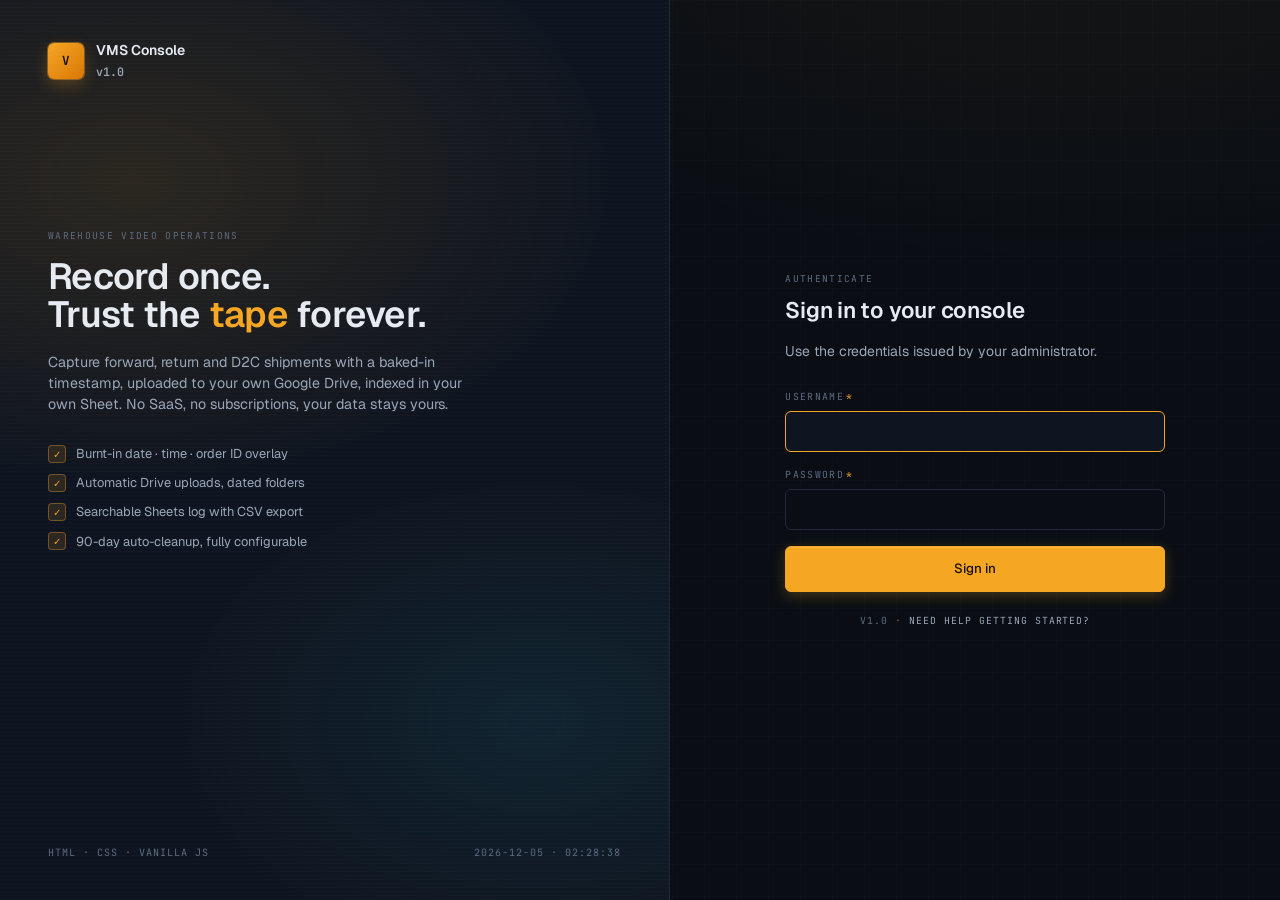
<file: index.html>
<!DOCTYPE html>
<html lang="en">
<head>
  <meta charset="UTF-8" />
  <meta name="viewport" content="width=device-width, initial-scale=1.0, viewport-fit=cover" />
  <meta name="theme-color" content="#0a0e14" />
  <meta name="description" content="VMS Console — warehouse video operations" />
  <title>Sign in · VMS Console</title>
  <link rel="stylesheet" href="css/main.css" />
  <link rel="stylesheet" href="css/login.css" />
</head>
<body>
  <div class="login-stage">
    <!-- Left: pitch -->
    <section class="login-art">
      <div class="logo">
        <div class="brand-mark">V</div>
        <div>VMS Console <br><small class="dim mono">v1.0</small></div>
      </div>

      <div class="pitch">
        <div class="eyebrow">Warehouse Video Operations</div>
        <h1>Record once.<br>Trust the <span>tape</span> forever.</h1>
        <p class="lead">
          Capture forward, return and D2C shipments with a baked-in timestamp,
          uploaded to your own Google Drive, indexed in your own Sheet.
          No SaaS, no subscriptions, your data stays yours.
        </p>

        <ul class="feature-list">
          <li><span class="tick">✓</span> Burnt-in date · time · order ID overlay</li>
          <li><span class="tick">✓</span> Automatic Drive uploads, dated folders</li>
          <li><span class="tick">✓</span> Searchable Sheets log with CSV export</li>
          <li><span class="tick">✓</span> 90-day auto-cleanup, fully configurable</li>
        </ul>
      </div>

      <div class="meta">
        <span>HTML · CSS · Vanilla JS</span>
        <span id="now-clock">—</span>
      </div>
    </section>

    <!-- Right: form -->
    <section class="login-panel">
      <div class="login-box">
        <div class="eyebrow">Authenticate</div>
        <h2>Sign in to your console</h2>
        <p class="lead dim">Use the credentials issued by your administrator.</p>

        <div class="login-error" id="login-error"></div>

        <form id="login-form" class="login-form" autocomplete="off">
          <div class="field">
            <label>Username<span class="req">*</span></label>
            <input class="input" name="username" autocomplete="username" autofocus required>
          </div>
          <div class="field">
            <label>Password<span class="req">*</span></label>
            <input class="input" name="password" type="password" autocomplete="current-password" required>
          </div>
          <button class="btn primary lg" id="login-btn" type="submit">Sign in</button>
        </form>

        <div class="login-foot">
          v1.0 · <a href="docs/SETUP.md">Need help getting started?</a>
        </div>
      </div>
    </section>
  </div>

  <script>
    // live clock on the left panel
    const clock = document.getElementById('now-clock');
    setInterval(() => {
      const d = new Date();
      const pad = n => String(n).padStart(2, '0');
      clock.textContent = `${d.getFullYear()}-${pad(d.getMonth()+1)}-${pad(d.getDate())} · ${pad(d.getHours())}:${pad(d.getMinutes())}:${pad(d.getSeconds())}`;
    }, 1000);
  </script>

  <script src="js/config.js"></script>
  <script src="js/ui.js"></script>
  <script src="js/api.js"></script>
  <script src="js/auth.js"></script>
  <script src="js/page-login.js"></script>
</body>
</html>
</file>
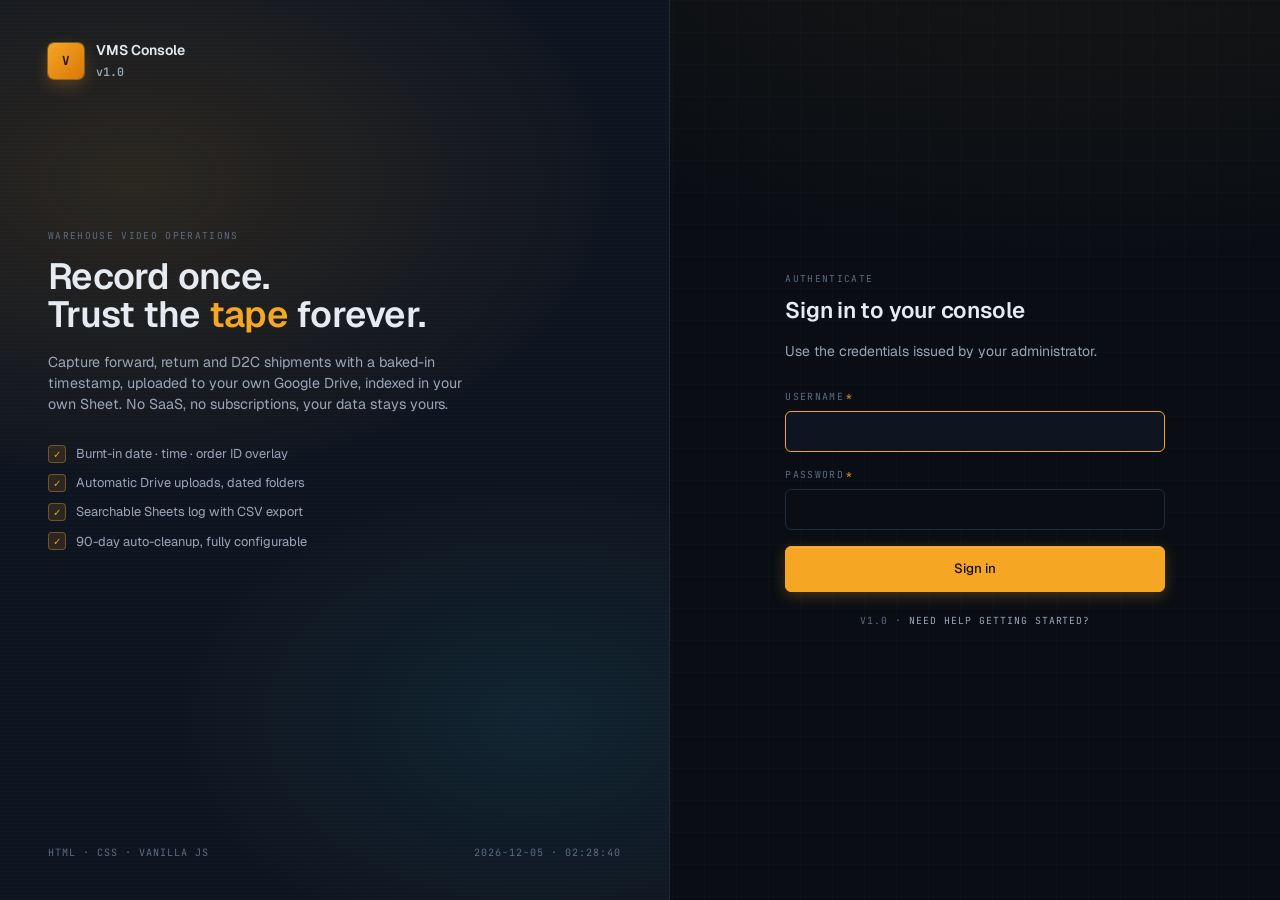
<file: record.html>
<!DOCTYPE html>
<html lang="en">
<head>
  <meta charset="UTF-8" />
  <meta name="viewport" content="width=device-width, initial-scale=1.0" />
  <meta name="theme-color" content="#0a0e14" />
  <title>Record · VMS Console</title>
  <link rel="stylesheet" href="../css/main.css" />
  <link rel="stylesheet" href="../css/record.css" />
</head>
<body>
  <div id="shell"></div>

  <script src="../js/config.js?v=2"></script>
  <script src="../js/ui.js?v=2"></script>
  <script src="../js/api.js?v=2"></script>
  <script src="../js/auth.js?v=2"></script>
  <script src="../js/shell.js?v=2"></script>
  <script src="../js/recorder.js?v=2"></script>
  <script src="../js/uploader.js?v=2"></script>
  <script src="../js/upload-queue-ui.js?v=2"></script>
  <script src="../js/page-record.js?v=2"></script>
</body>
</html>
</file>
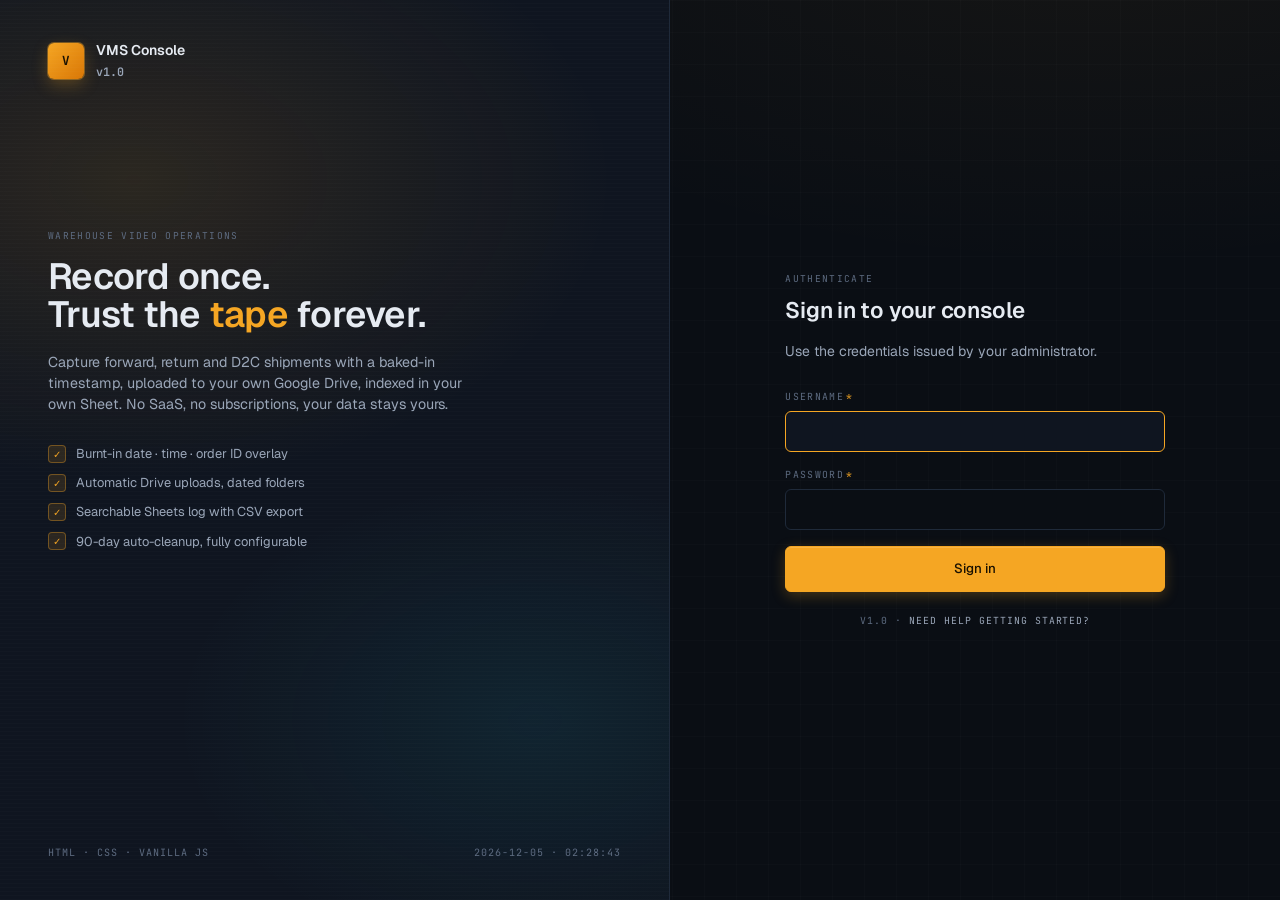
<file: pages/admin.html>
<!DOCTYPE html>
<html lang="en">
<head>
  <meta charset="UTF-8" />
  <meta name="viewport" content="width=device-width, initial-scale=1.0" />
  <meta name="theme-color" content="#0a0e14" />
  <title>Admin · VMS Console</title>
  <link rel="stylesheet" href="../css/main.css" />
</head>
<body>
  <div id="shell"></div>

  <script src="../js/config.js"></script>
  <script src="../js/ui.js"></script>
  <script src="../js/api.js"></script>
  <script src="../js/auth.js"></script>
  <script src="../js/shell.js"></script>
  <script src="../js/page-admin.js"></script>
</body>
</html>
</file>
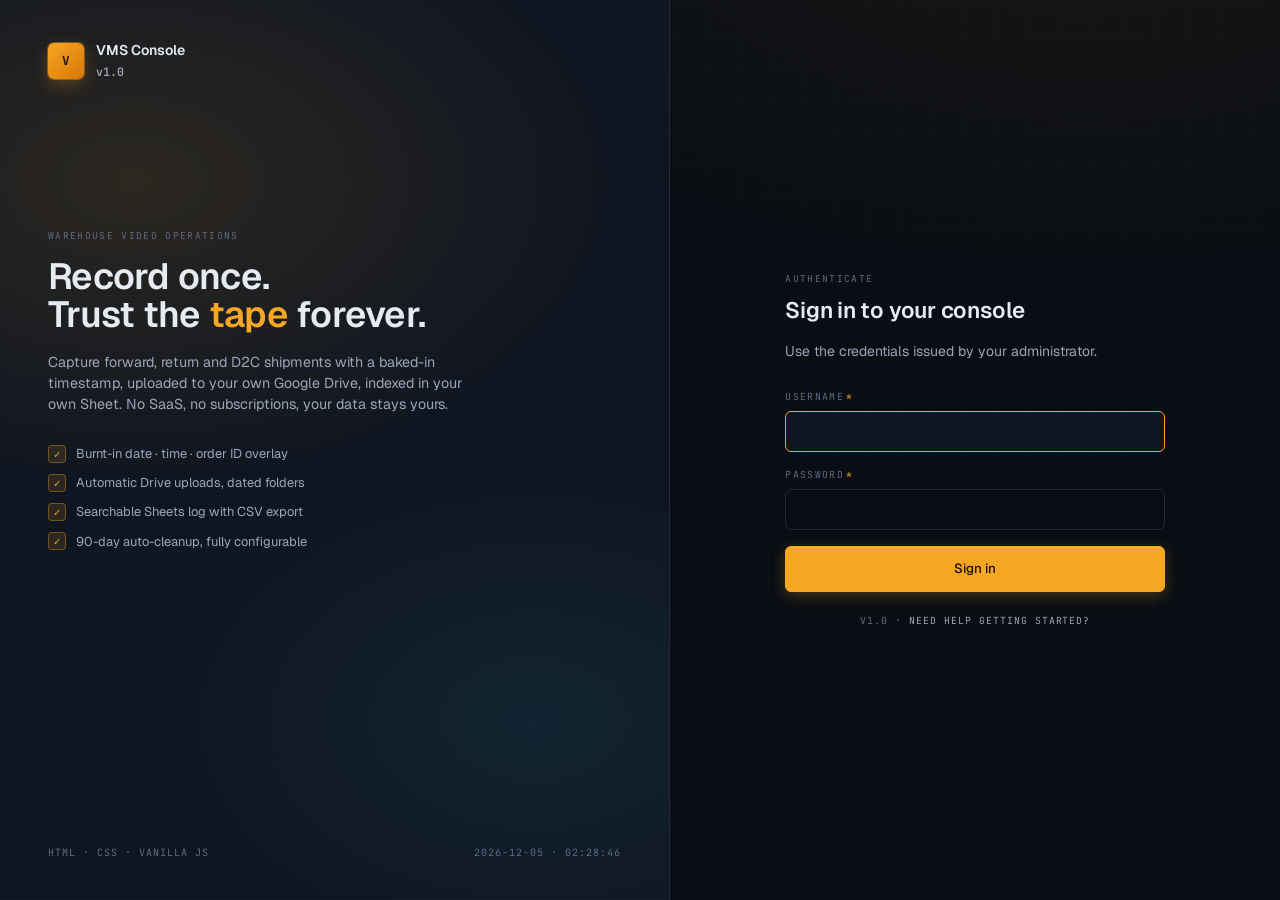
<file: pages/dashboard.html>
<!DOCTYPE html>
<html lang="en">
<head>
  <meta charset="UTF-8" />
  <meta name="viewport" content="width=device-width, initial-scale=1.0" />
  <meta name="theme-color" content="#0a0e14" />
  <title>Dashboard · VMS Console</title>
  <link rel="stylesheet" href="../css/main.css" />
</head>
<body>
  <div id="shell"></div>

  <script src="../js/config.js"></script>
  <script src="../js/ui.js"></script>
  <script src="../js/api.js"></script>
  <script src="../js/auth.js"></script>
  <script src="../js/shell.js"></script>
  <script src="../js/page-dashboard.js"></script>
</body>
</html>
</file>
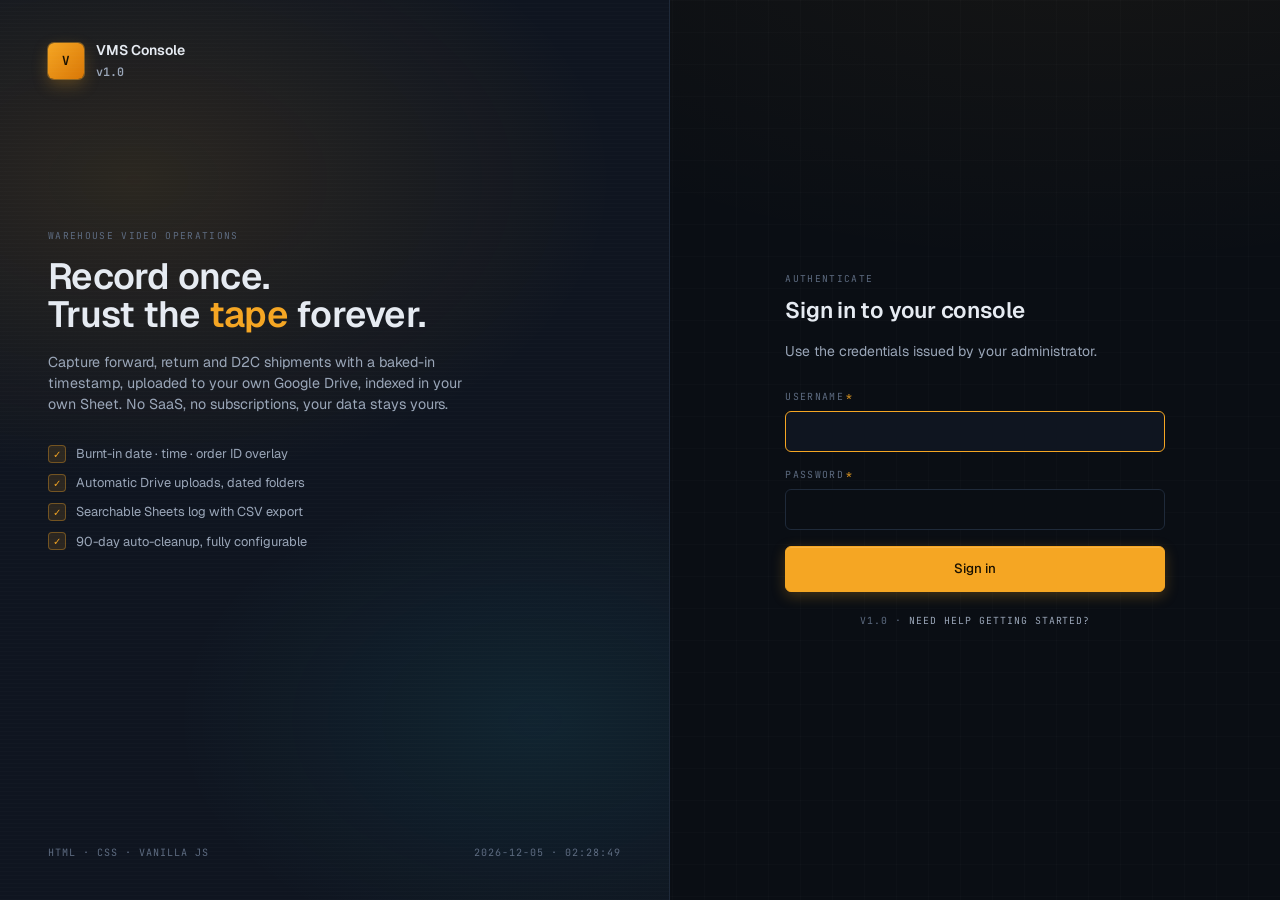
<file: pages/history.html>
<!DOCTYPE html>
<html lang="en">
<head>
  <meta charset="UTF-8" />
  <meta name="viewport" content="width=device-width, initial-scale=1.0" />
  <meta name="theme-color" content="#0a0e14" />
  <title>History · VMS Console</title>
  <link rel="stylesheet" href="../css/main.css" />
</head>
<body>
  <div id="shell"></div>

  <script src="../js/config.js"></script>
  <script src="../js/ui.js"></script>
  <script src="../js/api.js"></script>
  <script src="../js/auth.js"></script>
  <script src="../js/shell.js"></script>
  <script src="../js/page-history.js"></script>
</body>
</html>
</file>
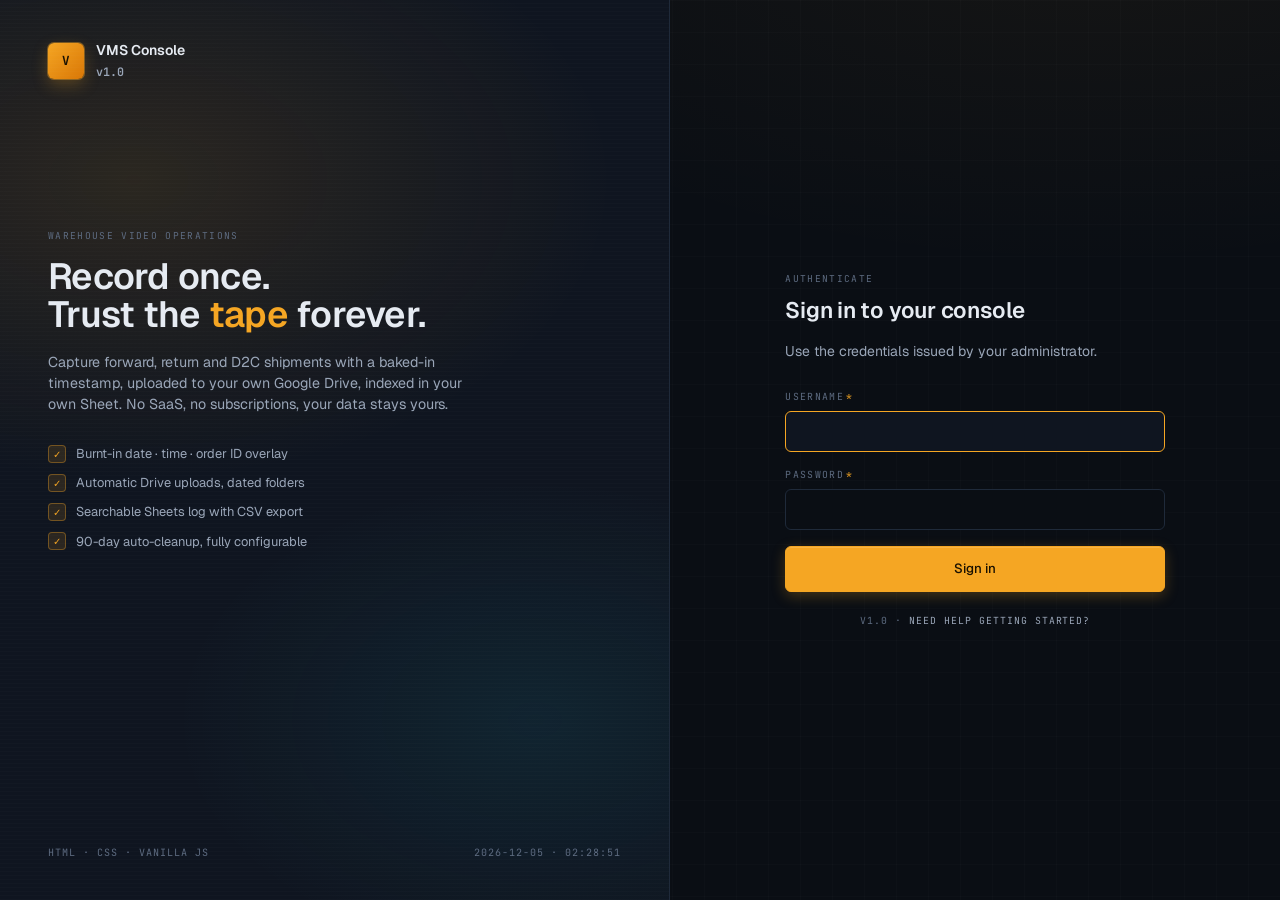
<file: pages/record.html>
<!DOCTYPE html>
<html lang="en">
<head>
  <meta charset="UTF-8" />
  <meta name="viewport" content="width=device-width, initial-scale=1.0" />
  <meta name="theme-color" content="#0a0e14" />
  <title>Record · VMS Console</title>
  <link rel="stylesheet" href="../css/main.css" />
  <link rel="stylesheet" href="../css/record.css" />
</head>
<body>
  <div id="shell"></div>

  <script src="../js/config.js"></script>
  <script src="../js/ui.js"></script>
  <script src="../js/api.js"></script>
  <script src="../js/auth.js"></script>
  <script src="../js/shell.js"></script>
  <script src="../js/recorder.js"></script>
  <script src="../js/uploader.js"></script>
  <script src="../js/upload-queue-ui.js"></script>
  <script src="../js/page-record.js"></script>
</body>
</html>
</file>
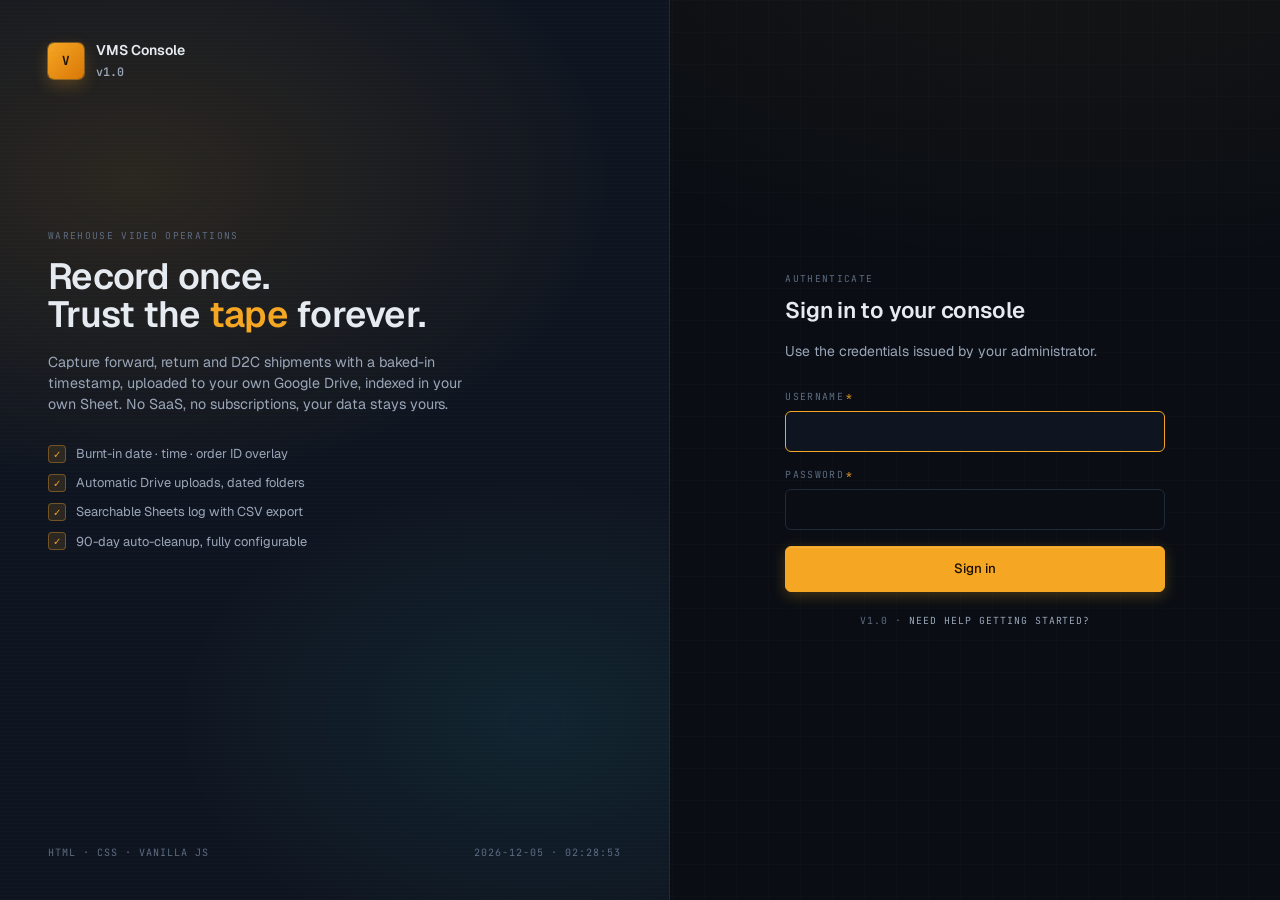
<file: pages/settings.html>
<!DOCTYPE html>
<html lang="en">
<head>
  <meta charset="UTF-8" />
  <meta name="viewport" content="width=device-width, initial-scale=1.0" />
  <meta name="theme-color" content="#0a0e14" />
  <title>Settings · VMS Console</title>
  <link rel="stylesheet" href="../css/main.css" />
</head>
<body>
  <div id="shell"></div>

  <script src="../js/config.js"></script>
  <script src="../js/ui.js"></script>
  <script src="../js/api.js"></script>
  <script src="../js/auth.js"></script>
  <script src="../js/shell.js"></script>
  <script src="../js/page-settings.js"></script>
</body>
</html>
</file>
<file: css/main.css>
/* =============================================================================
 *  VMS  ·  MAIN STYLESHEET
 *  Industrial-console aesthetic. Dark surfaces, amber accent, monospaced data.
 * ============================================================================= */

/* ---------- fonts (free, hosted by Google) -------------------------------- */
@import url('https://fonts.googleapis.com/css2?family=Geist:wght@400;500;600;700&family=JetBrains+Mono:wght@400;500;600&display=swap');

/* ---------- design tokens ------------------------------------------------- */
:root {
  /* surfaces */
  --bg:           #0a0e14;
  --bg-elev-1:    #0f1520;
  --bg-elev-2:    #131b27;
  --bg-elev-3:    #1a2434;
  --surface-glass: rgba(19, 27, 39, .72);

  /* lines */
  --line:         #1f2a3a;
  --line-strong:  #2d3b52;

  /* text */
  --text:         #e6ebf2;
  --text-dim:     #9aa6b8;
  --text-mute:    #5d6b80;

  /* accents */
  --accent:       #f5a623;      /* industrial amber */
  --accent-soft:  rgba(245, 166, 35, .12);
  --accent-line:  rgba(245, 166, 35, .35);

  --cyan:         #22d3ee;      /* live / recording */
  --cyan-soft:    rgba(34, 211, 238, .12);

  --ok:           #34d399;
  --ok-soft:      rgba(52, 211, 153, .12);
  --warn:         #fbbf24;
  --danger:       #f87171;
  --danger-soft:  rgba(248, 113, 113, .12);

  /* effects */
  --shadow-sm: 0 1px 2px rgba(0,0,0,.4);
  --shadow-md: 0 4px 14px rgba(0,0,0,.45), 0 1px 2px rgba(0,0,0,.3);
  --shadow-lg: 0 20px 50px rgba(0,0,0,.55), 0 2px 4px rgba(0,0,0,.4);

  --radius:    6px;
  --radius-lg: 10px;

  --font-sans: 'Geist', system-ui, -apple-system, 'Segoe UI', sans-serif;
  --font-mono: 'JetBrains Mono', ui-monospace, 'SF Mono', Menlo, monospace;
}

/* ---------- reset --------------------------------------------------------- */
*, *::before, *::after { box-sizing: border-box; }
html, body {
  margin: 0; padding: 0;
  background: var(--bg); color: var(--text);
  font-family: var(--font-sans);
  font-size: 14px; line-height: 1.5;
  -webkit-font-smoothing: antialiased;
  min-height: 100vh;
}
body {
  background-image:
    radial-gradient(1200px 600px at 85% -10%, rgba(245,166,35,.05), transparent 60%),
    radial-gradient(900px 500px at -10% 110%, rgba(34,211,238,.04), transparent 60%),
    linear-gradient(var(--bg), var(--bg));
  background-attachment: fixed;
}
a       { color: var(--accent); text-decoration: none; }
a:hover { text-decoration: underline; }
button  { font: inherit; cursor: pointer; }
input, select, textarea { font: inherit; color: inherit; }
img, video, canvas { display: block; max-width: 100%; }

/* faint grid texture — adds the "console" feel without being noisy */
body::before {
  content: ''; position: fixed; inset: 0; pointer-events: none; z-index: 0;
  background-image:
    linear-gradient(rgba(255,255,255,.014) 1px, transparent 1px),
    linear-gradient(90deg, rgba(255,255,255,.014) 1px, transparent 1px);
  background-size: 32px 32px;
}

/* ---------- typography ---------------------------------------------------- */
h1, h2, h3, h4 { margin: 0; font-weight: 600; letter-spacing: -.01em; }
h1 { font-size: 1.6rem; }
h2 { font-size: 1.2rem; }
h3 { font-size: 1rem;   }
.mono   { font-family: var(--font-mono); }
.kbd    { font-family: var(--font-mono); font-size: .8em;
          background: var(--bg-elev-2); padding: 2px 6px; border: 1px solid var(--line);
          border-radius: 4px; }
.eyebrow{ font-family: var(--font-mono); font-size: .68rem;
          text-transform: uppercase; letter-spacing: .14em; color: var(--text-mute); }
.dim    { color: var(--text-dim); }

/* ---------- layout shell -------------------------------------------------- */
.app {
  display: grid;
  grid-template-columns: 240px 1fr;
  min-height: 100vh;
  position: relative; z-index: 1;
}
.app.no-sidebar { grid-template-columns: 1fr; }

/* SIDEBAR */
.sidebar {
  background: var(--bg-elev-1);
  border-right: 1px solid var(--line);
  display: flex; flex-direction: column;
  position: sticky; top: 0; height: 100vh;
}
.brand {
  padding: 18px 18px 22px;
  border-bottom: 1px solid var(--line);
  display: flex; align-items: center; gap: 10px;
}
.brand-mark {
  width: 30px; height: 30px; border-radius: 6px;
  background: linear-gradient(135deg, var(--accent), #d97706);
  display: grid; place-items: center;
  color: #1a1100; font-weight: 700; font-family: var(--font-mono);
  box-shadow: 0 0 0 1px rgba(245,166,35,.4), 0 6px 16px rgba(245,166,35,.25);
}
.brand-name { font-weight: 600; line-height: 1.1; }
.brand-name small { display: block; color: var(--text-mute); font-weight: 400; font-size: .7rem;
                    font-family: var(--font-mono); letter-spacing: .12em; text-transform: uppercase; }

.nav { padding: 12px 8px; flex: 1; overflow-y: auto; }
.nav-section { margin-bottom: 18px; }
.nav-label   { padding: 6px 12px; font-family: var(--font-mono); font-size: .65rem;
               text-transform: uppercase; letter-spacing: .14em; color: var(--text-mute); }
.nav-item {
  display: flex; align-items: center; gap: 10px;
  padding: 8px 12px; margin: 2px 0; border-radius: var(--radius);
  color: var(--text-dim); cursor: pointer; user-select: none;
  border: 1px solid transparent;
  transition: background .12s, color .12s, border-color .12s;
}
.nav-item:hover { background: var(--bg-elev-2); color: var(--text); }
.nav-item.active {
  background: var(--accent-soft);
  color: var(--accent);
  border-color: var(--accent-line);
}
.nav-item .ic { width: 16px; height: 16px; flex: 0 0 16px; opacity: .9; }

.sidebar-footer {
  border-top: 1px solid var(--line);
  padding: 12px;
}
.user-chip {
  display: flex; align-items: center; gap: 10px;
  padding: 8px; border-radius: var(--radius);
  background: var(--bg-elev-2);
}
.avatar {
  width: 30px; height: 30px; border-radius: 50%;
  background: var(--bg-elev-3); color: var(--accent);
  display: grid; place-items: center;
  font-family: var(--font-mono); font-weight: 600; font-size: .8rem;
}
.user-chip .meta  { flex: 1; line-height: 1.15; min-width: 0; }
.user-chip .name  { font-weight: 500; overflow: hidden; text-overflow: ellipsis; white-space: nowrap; }
.user-chip .role  { color: var(--text-mute); font-family: var(--font-mono); font-size: .68rem;
                    letter-spacing: .12em; text-transform: uppercase; }

/* MAIN */
.main { display: flex; flex-direction: column; min-width: 0; }
.topbar {
  height: 56px; padding: 0 24px;
  display: flex; align-items: center; gap: 16px;
  border-bottom: 1px solid var(--line);
  background: var(--surface-glass);
  backdrop-filter: blur(8px);
  position: sticky; top: 0; z-index: 10;
}
.topbar .crumbs { font-family: var(--font-mono); font-size: .8rem; color: var(--text-dim); }
.topbar .crumbs b { color: var(--text); font-weight: 500; }
.topbar .spacer { flex: 1; }
.status-pill {
  display: inline-flex; align-items: center; gap: 8px;
  padding: 4px 10px; border: 1px solid var(--line); border-radius: 999px;
  font-family: var(--font-mono); font-size: .72rem; color: var(--text-dim);
}
.status-pill .dot { width: 6px; height: 6px; border-radius: 50%; background: var(--ok);
                    box-shadow: 0 0 0 3px var(--ok-soft); }
.status-pill.off .dot { background: var(--danger); box-shadow: 0 0 0 3px var(--danger-soft); }

.content { padding: 24px; max-width: 1400px; width: 100%; }

/* ---------- cards & panels ----------------------------------------------- */
.card {
  background: var(--bg-elev-1);
  border: 1px solid var(--line);
  border-radius: var(--radius-lg);
  overflow: hidden;
}
.card-head {
  padding: 14px 18px;
  border-bottom: 1px solid var(--line);
  display: flex; align-items: center; gap: 12px;
}
.card-head h2 { flex: 1; font-size: 1rem; }
.card-body { padding: 18px; }
.card-foot { padding: 12px 18px; border-top: 1px solid var(--line); background: var(--bg); }

.panel {
  background: var(--bg-elev-1);
  border: 1px solid var(--line);
  border-radius: var(--radius-lg);
  padding: 20px;
}

.grid { display: grid; gap: 16px; }
.grid.cols-2 { grid-template-columns: repeat(2, 1fr); }
.grid.cols-3 { grid-template-columns: repeat(3, 1fr); }
.grid.cols-4 { grid-template-columns: repeat(4, 1fr); }
@media (max-width: 900px) {
  .grid.cols-2, .grid.cols-3, .grid.cols-4 { grid-template-columns: 1fr 1fr; }
}
@media (max-width: 600px) {
  .grid.cols-2, .grid.cols-3, .grid.cols-4 { grid-template-columns: 1fr; }
}

/* ---------- stat card ---------------------------------------------------- */
.stat {
  background: var(--bg-elev-1);
  border: 1px solid var(--line);
  border-radius: var(--radius-lg);
  padding: 16px 18px;
  position: relative;
  overflow: hidden;
}
.stat .label { font-family: var(--font-mono); font-size: .68rem;
                text-transform: uppercase; letter-spacing: .14em; color: var(--text-mute); }
.stat .value { font-family: var(--font-mono); font-size: 2rem; font-weight: 600; margin-top: 6px;
                letter-spacing: -.02em; }
.stat .delta { font-size: .78rem; color: var(--text-dim); margin-top: 4px; }
.stat .delta.up { color: var(--ok); }
.stat .delta.down { color: var(--danger); }
.stat::after {
  content: ''; position: absolute; right: -30px; top: -30px;
  width: 100px; height: 100px; border-radius: 50%;
  background: radial-gradient(circle, var(--accent-soft), transparent 70%);
  pointer-events: none;
}

/* ---------- forms -------------------------------------------------------- */
.field { margin-bottom: 14px; }
.field label {
  display: block;
  font-family: var(--font-mono); font-size: .7rem;
  text-transform: uppercase; letter-spacing: .14em; color: var(--text-mute);
  margin-bottom: 6px;
}
.field label .req { color: var(--accent); margin-left: 2px; }
.input, .select, .textarea {
  width: 100%;
  padding: 9px 12px;
  background: var(--bg);
  border: 1px solid var(--line);
  border-radius: var(--radius);
  color: var(--text);
  transition: border-color .15s, background .15s;
}
.input:focus, .select:focus, .textarea:focus {
  outline: none;
  border-color: var(--accent);
  background: var(--bg-elev-1);
}
.textarea { resize: vertical; min-height: 70px; }
.input.invalid, .select.invalid { border-color: var(--danger); }
.field-hint { color: var(--text-mute); font-size: .78rem; margin-top: 4px; }
.field-error { color: var(--danger); font-size: .78rem; margin-top: 4px; display: none; }
.field.has-error .field-error { display: block; }

/* ---------- buttons ------------------------------------------------------ */
.btn {
  display: inline-flex; align-items: center; gap: 8px;
  padding: 8px 14px;
  background: var(--bg-elev-2);
  border: 1px solid var(--line);
  color: var(--text);
  border-radius: var(--radius);
  font-weight: 500;
  transition: all .15s;
}
.btn:hover     { background: var(--bg-elev-3); border-color: var(--line-strong); }
.btn:active    { transform: translateY(1px); }
.btn:disabled  { opacity: .5; cursor: not-allowed; }
.btn.primary {
  background: var(--accent); color: #1a1100;
  border-color: var(--accent);
  box-shadow: 0 1px 0 rgba(255,255,255,.15) inset, 0 4px 14px rgba(245,166,35,.25);
}
.btn.primary:hover  { background: #ffb734; }
.btn.danger {
  background: transparent; color: var(--danger); border-color: rgba(248,113,113,.35);
}
.btn.danger:hover   { background: var(--danger-soft); }
.btn.ghost  { background: transparent; border-color: var(--line); }
.btn.lg     { padding: 12px 20px; font-size: .95rem; }
.btn.icon   { padding: 8px; aspect-ratio: 1; justify-content: center; }
.btn-group  { display: inline-flex; gap: 8px; flex-wrap: wrap; }

/* ---------- table -------------------------------------------------------- */
.table-wrap { overflow-x: auto; }
.table { width: 100%; border-collapse: collapse; font-size: .88rem; }
.table th, .table td { padding: 10px 12px; text-align: left;
                       border-bottom: 1px solid var(--line); }
.table th { font-family: var(--font-mono); font-size: .68rem;
            text-transform: uppercase; letter-spacing: .14em;
            color: var(--text-mute); font-weight: 500; background: var(--bg); }
.table tbody tr:hover { background: var(--bg-elev-2); }
.table td.mono { font-family: var(--font-mono); color: var(--text-dim); }

.tag {
  display: inline-flex; align-items: center; gap: 5px;
  padding: 2px 8px; font-family: var(--font-mono); font-size: .68rem;
  border-radius: 4px; letter-spacing: .06em;
  background: var(--bg-elev-2); border: 1px solid var(--line);
  color: var(--text-dim);
}
.tag.ok      { background: var(--ok-soft);    color: var(--ok);    border-color: rgba(52,211,153,.3); }
.tag.warn    { background: var(--accent-soft);color: var(--accent);border-color: var(--accent-line); }
.tag.danger  { background: var(--danger-soft);color: var(--danger);border-color: rgba(248,113,113,.3); }
.tag.cyan    { background: var(--cyan-soft);  color: var(--cyan);  border-color: rgba(34,211,238,.3); }

/* ---------- toasts ------------------------------------------------------- */
.toasts {
  position: fixed; bottom: 18px; right: 18px; z-index: 9999;
  display: flex; flex-direction: column; gap: 8px;
  max-width: 360px;
}
.toast {
  background: var(--bg-elev-2);
  border: 1px solid var(--line);
  border-left: 3px solid var(--accent);
  padding: 12px 14px;
  border-radius: var(--radius);
  box-shadow: var(--shadow-lg);
  animation: slide-in .25s ease-out;
}
.toast.ok      { border-left-color: var(--ok); }
.toast.danger  { border-left-color: var(--danger); }
.toast .t-title{ font-weight: 500; }
.toast .t-body { color: var(--text-dim); font-size: .85rem; margin-top: 2px; }
@keyframes slide-in {
  from { transform: translateX(20px); opacity: 0; }
  to   { transform: translateX(0);    opacity: 1; }
}

/* ---------- modal -------------------------------------------------------- */
.modal-back {
  position: fixed; inset: 0; background: rgba(0,0,0,.6);
  backdrop-filter: blur(4px);
  display: none; align-items: center; justify-content: center;
  z-index: 1000; padding: 16px;
}
.modal-back.open { display: flex; }
.modal {
  background: var(--bg-elev-1);
  border: 1px solid var(--line-strong);
  border-radius: var(--radius-lg);
  box-shadow: var(--shadow-lg);
  width: 100%; max-width: 480px;
  animation: pop-in .18s ease-out;
}
.modal.lg { max-width: 720px; }
.modal-head { padding: 16px 20px; border-bottom: 1px solid var(--line);
              display: flex; align-items: center; gap: 12px; }
.modal-head h2 { flex: 1; }
.modal-body { padding: 20px; }
.modal-foot { padding: 14px 20px; border-top: 1px solid var(--line);
              display: flex; justify-content: flex-end; gap: 8px; background: var(--bg); }
@keyframes pop-in {
  from { transform: scale(.96); opacity: 0; }
  to   { transform: scale(1);   opacity: 1; }
}

/* ---------- progress bar ------------------------------------------------- */
.progress {
  width: 100%; height: 6px; background: var(--bg-elev-3); border-radius: 999px;
  overflow: hidden;
}
.progress .bar {
  height: 100%; width: 0%;
  background: linear-gradient(90deg, var(--accent), #f97316);
  transition: width .2s ease;
}

/* ---------- spinner ------------------------------------------------------ */
.spinner {
  width: 16px; height: 16px;
  border: 2px solid var(--bg-elev-3);
  border-top-color: var(--accent);
  border-radius: 50%;
  animation: spin .7s linear infinite;
  display: inline-block;
}
@keyframes spin { to { transform: rotate(360deg); } }

/* ---------- icon button (close) ------------------------------------------ */
.x-btn {
  background: transparent; border: 0; color: var(--text-mute);
  font-size: 1.2rem; line-height: 1; padding: 4px 8px; border-radius: 4px;
}
.x-btn:hover { color: var(--text); background: var(--bg-elev-2); }

/* ---------- empty state -------------------------------------------------- */
.empty {
  padding: 60px 20px; text-align: center; color: var(--text-mute);
}
.empty .mark {
  width: 48px; height: 48px; margin: 0 auto 12px;
  border: 1px dashed var(--line-strong); border-radius: 50%;
  display: grid; place-items: center; color: var(--text-dim);
  font-family: var(--font-mono);
}

/* ---------- utility ------------------------------------------------------ */
.row     { display: flex; align-items: center; gap: 10px; }
.row.between { justify-content: space-between; }
.col     { display: flex; flex-direction: column; gap: 10px; }
.flex-1  { flex: 1; }
.gap-sm  { gap: 6px; }
.gap-md  { gap: 12px; }
.gap-lg  { gap: 20px; }
.mt-sm   { margin-top: 8px; }
.mt-md   { margin-top: 16px; }
.mt-lg   { margin-top: 24px; }
.mb-sm   { margin-bottom: 8px; }
.mb-md   { margin-bottom: 16px; }
.mb-lg   { margin-bottom: 24px; }
.hidden  { display: none !important; }
.text-c  { text-align: center; }
.text-r  { text-align: right; }

/* ---------- mobile sidebar collapse -------------------------------------- */
.menu-toggle { display: none; background: transparent; border: 1px solid var(--line);
               color: var(--text); padding: 6px 10px; border-radius: 6px; }
@media (max-width: 900px) {
  .app { grid-template-columns: 1fr; }
  .sidebar {
    position: fixed; top: 0; left: 0; bottom: 0; width: 240px; z-index: 100;
    transform: translateX(-100%); transition: transform .2s;
  }
  .sidebar.open { transform: translateX(0); box-shadow: var(--shadow-lg); }
  .menu-toggle { display: inline-flex; }
  .content { padding: 16px; }
}

/* ---------- print -------------------------------------------------------- */
@media print {
  .sidebar, .topbar, .toasts { display: none; }
  body { background: white; color: black; }
}
</file>
<file: css/login.css>
/* =============================================================================
 *  VMS  ·  LOGIN
 * ============================================================================= */

.login-stage {
  min-height: 100vh;
  display: grid;
  grid-template-columns: 1.1fr 1fr;
  position: relative;
  z-index: 1;
}
@media (max-width: 880px) {
  .login-stage { grid-template-columns: 1fr; }
  .login-art { display: none; }
}

/* left panel — art */
.login-art {
  position: relative;
  background:
    radial-gradient(800px 500px at 20% 20%, rgba(245,166,35,.12), transparent 60%),
    radial-gradient(600px 400px at 80% 80%, rgba(34,211,238,.08), transparent 60%),
    var(--bg-elev-1);
  border-right: 1px solid var(--line);
  padding: 40px 48px;
  display: flex; flex-direction: column;
  overflow: hidden;
}
.login-art .logo {
  display: flex; align-items: center; gap: 12px; font-weight: 600;
}
.login-art .logo .brand-mark { width: 36px; height: 36px; font-size: .9rem; }

.login-art .pitch {
  margin: auto 0;
  max-width: 460px;
}
.login-art .eyebrow { margin-bottom: 14px; }
.login-art h1 {
  font-size: 2.6rem; line-height: 1.05; letter-spacing: -.02em;
  margin-bottom: 18px;
}
.login-art h1 span { color: var(--accent); }
.login-art .lead { color: var(--text-dim); font-size: 1.02rem; max-width: 440px; }

.feature-list {
  list-style: none; padding: 0; margin: 28px 0 0;
  display: grid; gap: 10px;
}
.feature-list li {
  display: flex; align-items: center; gap: 10px;
  color: var(--text-dim); font-size: .92rem;
}
.feature-list .tick {
  width: 18px; height: 18px; border-radius: 4px;
  background: var(--accent-soft); color: var(--accent);
  display: grid; place-items: center; font-family: var(--font-mono);
  font-size: .8rem; border: 1px solid var(--accent-line);
}

.login-art .meta {
  margin-top: auto;
  font-family: var(--font-mono); font-size: .72rem;
  color: var(--text-mute); letter-spacing: .1em; text-transform: uppercase;
  display: flex; justify-content: space-between;
}

/* decorative scan-lines overlay */
.login-art::after {
  content: ''; position: absolute; inset: 0;
  background: repeating-linear-gradient(
    transparent 0, transparent 3px,
    rgba(255,255,255,.012) 3px, rgba(255,255,255,.012) 4px
  );
  pointer-events: none;
}

/* right panel — form */
.login-panel {
  display: flex; align-items: center; justify-content: center;
  padding: 40px 24px;
}
.login-box {
  width: 100%; max-width: 380px;
}
.login-box .eyebrow { margin-bottom: 8px; }
.login-box h2 { font-size: 1.6rem; margin-bottom: 8px; }
.login-box .lead { color: var(--text-dim); margin-bottom: 28px; }

.login-form .field { margin-bottom: 16px; }
.login-form .btn { width: 100%; justify-content: center; }

.login-error {
  display: none;
  padding: 10px 12px; margin-bottom: 16px;
  background: var(--danger-soft); color: var(--danger);
  border: 1px solid rgba(248,113,113,.25);
  border-radius: var(--radius);
  font-size: .88rem;
}
.login-error.show { display: block; }

.login-foot {
  margin-top: 22px;
  font-family: var(--font-mono); font-size: .7rem;
  color: var(--text-mute); letter-spacing: .1em; text-transform: uppercase;
  text-align: center;
}
.login-foot a { color: var(--text-dim); }
</file>
<file: css/record.css>
/* =============================================================================
 *  VMS  ·  RECORD PAGE
 * ============================================================================= */

.record-grid {
  display: grid;
  grid-template-columns: 1.6fr 1fr;
  gap: 16px;
  align-items: start;
}
@media (max-width: 1100px) {
  .record-grid { grid-template-columns: 1fr; }
}

/* ---------- camera stage ------------------------------------------------- */
.cam-stage {
  background: #000;
  border: 1px solid var(--line);
  border-radius: var(--radius-lg);
  overflow: hidden;
  position: relative;
  aspect-ratio: 16 / 10;
}
.cam-stage video,
.cam-stage canvas {
  width: 100%; height: 100%;
  object-fit: cover;
  background: #000;
}
.cam-stage canvas { display: none; }  /* canvas drives the recording stream off-screen */

.cam-empty {
  position: absolute; inset: 0;
  display: grid; place-items: center;
  color: var(--text-mute);
  font-family: var(--font-mono);
  font-size: .85rem;
  text-align: center;
  padding: 20px;
}
.cam-empty.hidden { display: none; }

/* ---------- on-screen HUD overlays --------------------------------------- */
.hud-top {
  position: absolute; top: 12px; left: 12px; right: 12px;
  display: flex; justify-content: space-between; align-items: flex-start;
  pointer-events: none;
}
.hud-bottom {
  position: absolute; bottom: 12px; left: 12px; right: 12px;
  display: flex; justify-content: space-between; align-items: flex-end;
  pointer-events: none;
}

.rec-badge {
  display: inline-flex; align-items: center; gap: 8px;
  padding: 5px 10px;
  background: rgba(0,0,0,.6);
  border: 1px solid rgba(255,255,255,.08);
  border-radius: 999px;
  font-family: var(--font-mono); font-size: .72rem;
  letter-spacing: .12em; text-transform: uppercase;
  color: #fff; backdrop-filter: blur(4px);
}
.rec-badge.live { color: var(--cyan); border-color: rgba(34,211,238,.4); }
.rec-badge.recording { color: var(--danger); border-color: rgba(248,113,113,.5); }
.rec-badge.recording .dot { animation: blink 1s infinite; }
.rec-badge .dot {
  width: 8px; height: 8px; border-radius: 50%;
  background: currentColor; box-shadow: 0 0 8px currentColor;
}
@keyframes blink { 50% { opacity: .25; } }

.timer-badge {
  font-family: var(--font-mono); font-size: 1.1rem; font-weight: 600;
  color: #fff;
  background: rgba(0,0,0,.6);
  padding: 4px 12px; border-radius: 6px;
  border: 1px solid rgba(255,255,255,.08);
  letter-spacing: .04em;
}

.hud-info {
  font-family: var(--font-mono); color: #fff; font-size: .82rem;
  background: rgba(0,0,0,.6);
  padding: 8px 12px; border-radius: 6px;
  border: 1px solid rgba(255,255,255,.08);
  line-height: 1.5;
  max-width: 60%;
}
.hud-info .k { color: rgba(255,255,255,.55); margin-right: 4px; }

/* ---------- controls bar ------------------------------------------------- */
.cam-controls {
  margin-top: 12px;
  display: flex; gap: 8px; flex-wrap: wrap; align-items: center;
}
.cam-controls .flex-1 { flex: 1; }

/* big record button */
.btn.rec {
  background: var(--danger); color: #fff;
  border-color: var(--danger);
  padding: 10px 18px; font-weight: 600;
  box-shadow: 0 1px 0 rgba(255,255,255,.15) inset, 0 4px 14px rgba(248,113,113,.3);
}
.btn.rec:hover { background: #ef4444; }
.btn.rec[disabled] { opacity: .5; }
.btn.rec .ring {
  width: 12px; height: 12px; border-radius: 50%;
  background: #fff;
  box-shadow: 0 0 0 2px rgba(255,255,255,.25);
}
.btn.stop {
  background: #fff; color: #000; border-color: #fff;
}
.btn.stop .square {
  width: 10px; height: 10px; background: #000;
}

/* ---------- form column -------------------------------------------------- */
.form-col {
  display: flex; flex-direction: column; gap: 12px;
}
.type-tabs {
  display: grid; grid-template-columns: repeat(3, 1fr); gap: 6px;
  padding: 4px; background: var(--bg); border: 1px solid var(--line);
  border-radius: var(--radius);
}
.type-tabs button {
  background: transparent; border: 0; color: var(--text-dim);
  padding: 8px 10px; border-radius: 4px;
  font-family: var(--font-mono); font-size: .72rem;
  text-transform: uppercase; letter-spacing: .12em;
  transition: background .15s, color .15s;
}
.type-tabs button:hover { color: var(--text); }
.type-tabs button.active {
  background: var(--accent-soft); color: var(--accent);
  box-shadow: inset 0 0 0 1px var(--accent-line);
}

/* upload progress section */
.upload-stage {
  display: none;
  margin-top: 12px;
  padding: 14px;
  background: var(--bg-elev-2);
  border: 1px solid var(--line);
  border-radius: var(--radius);
}
.upload-stage.show { display: block; }
.upload-stage .label {
  display: flex; justify-content: space-between;
  font-family: var(--font-mono); font-size: .78rem;
  color: var(--text-dim); margin-bottom: 8px;
}
.upload-stage .label b { color: var(--text); }

/* recorded preview after upload */
.last-recorded {
  display: none;
  margin-top: 12px;
}
.last-recorded.show { display: block; }
.last-recorded video {
  width: 100%; border-radius: var(--radius); border: 1px solid var(--line);
  aspect-ratio: 16/10; background: #000;
}
</file>
